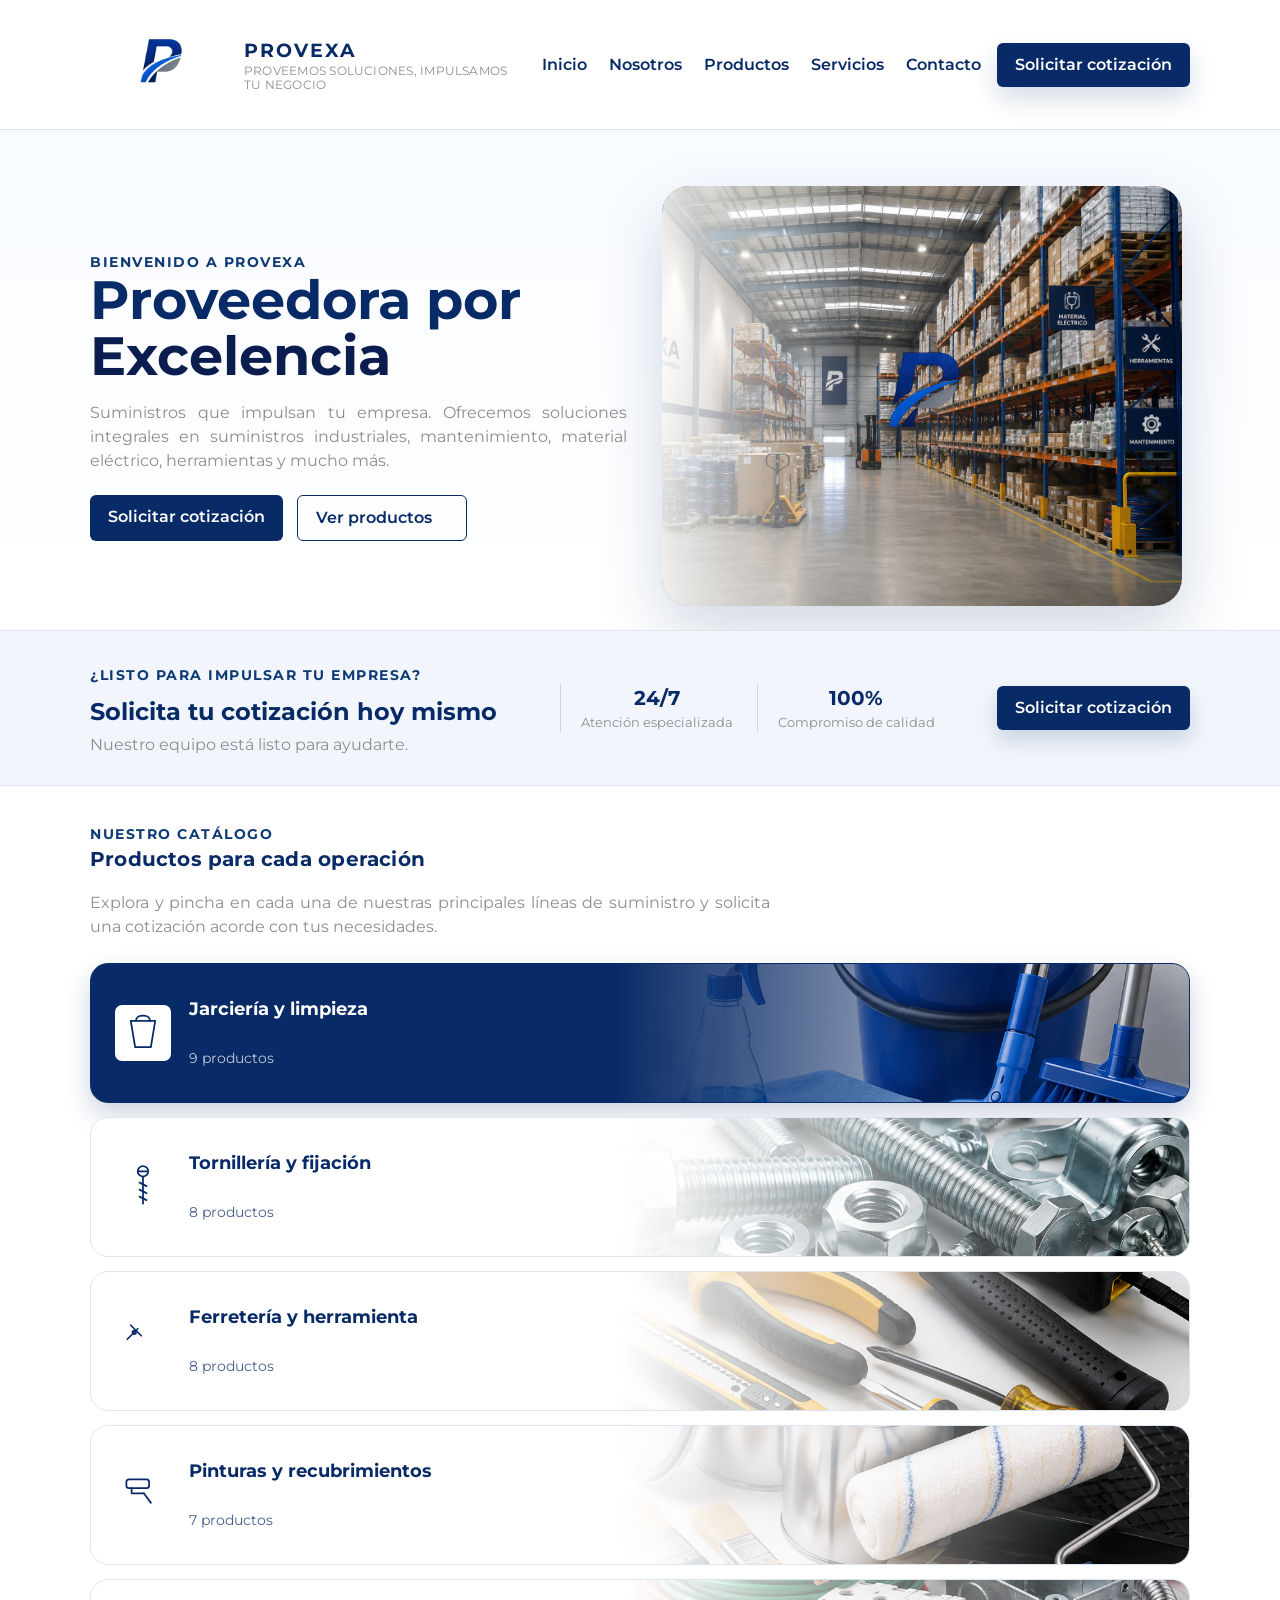
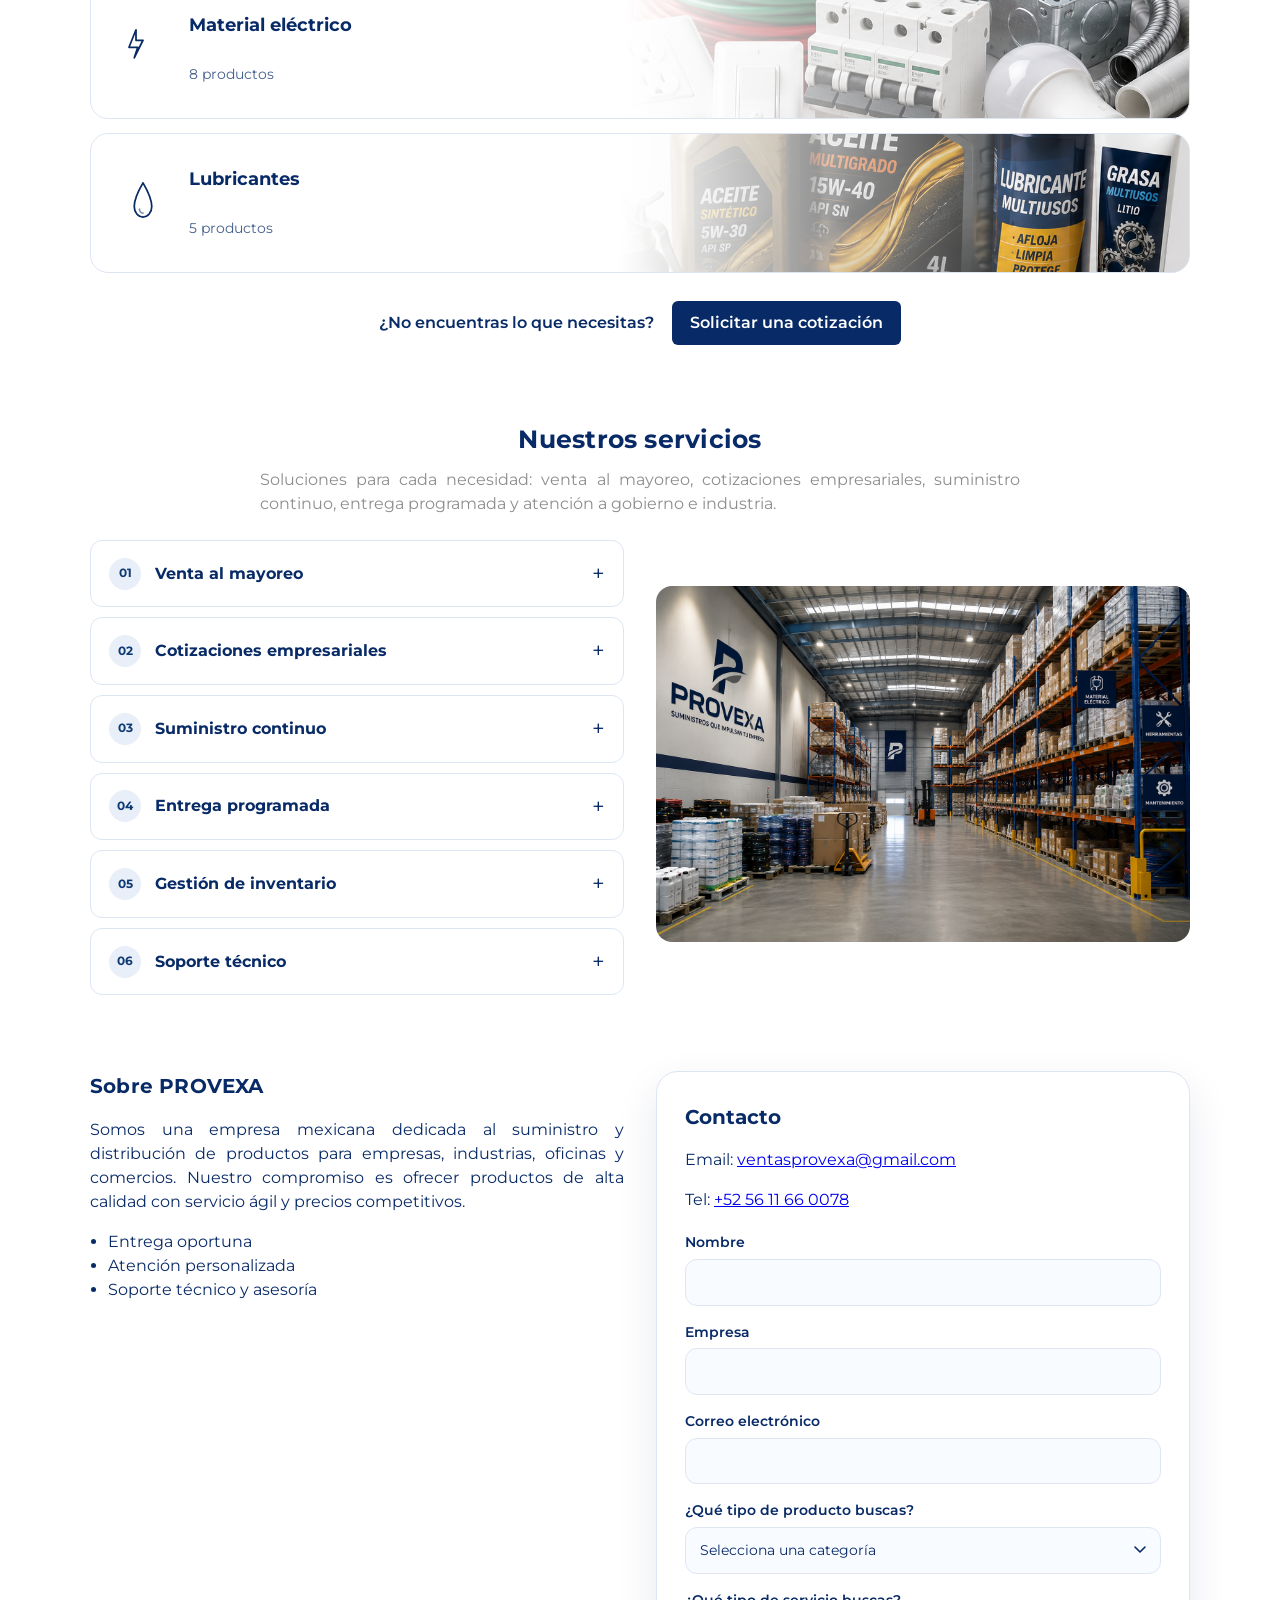
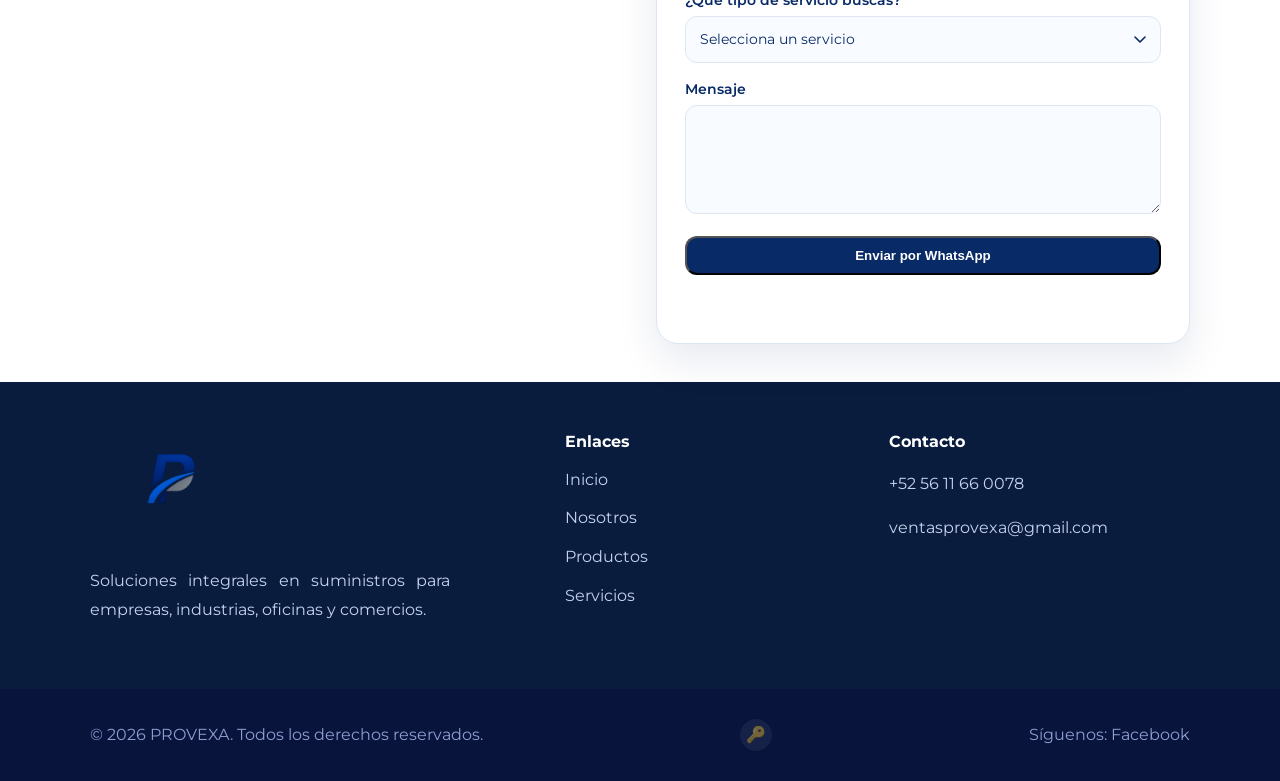
<file: index.html>
<!doctype html>
<html lang="es">
  <head>
    <meta charset="utf-8" />
    <meta name="viewport" content="width=device-width, initial-scale=1" />
    <title>PROVEXA | Suministros industriales y empresariales</title>
    <meta name="description" content="PROVEXA ofrece suministros empresariales e industriales: limpieza, mantenimiento, herramientas, material eléctrico y más." />
    <meta name="robots" content="index, follow" />
    <meta name="theme-color" content="#082A66" />
    <meta property="og:locale" content="es_MX" />
    <meta property="og:type" content="website" />
    <meta property="og:title" content="PROVEXA | Suministros industriales y empresariales" />
    <meta property="og:description" content="Soluciones integrales de suministro para empresas, industria, oficinas y comercios." />
    <meta property="og:image" content="assets/logo.png" />
    <meta name="twitter:card" content="summary" />
    <meta name="twitter:image" content="assets/logo.png" />
    <script type="application/ld+json">
    {
      "@context": "https://schema.org",
      "@type": "LocalBusiness",
      "name": "PROVEXA",
      "image": "assets/logo.png",
      "description": "Suministros empresariales e industriales: limpieza, mantenimiento, herramientas, material eléctrico y más.",
      "telephone": "+525611660078",
      "email": "ventasprovexa@gmail.com",
      "address": {
        "@type": "PostalAddress",
        "streetAddress": "Av. Industrial 123",
        "addressLocality": "CDMX",
        "addressCountry": "MX"
      },
      "sameAs": [
        "https://www.facebook.com/people/Provexa/61591657811435/"
      ]
    }
    </script>
    <link rel="preconnect" href="https://fonts.googleapis.com">
    <link rel="preconnect" href="https://fonts.gstatic.com" crossorigin>
    <link href="https://fonts.googleapis.com/css2?family=Montserrat:wght@400;600;700&display=swap" rel="stylesheet">
    <link rel="icon" type="image/png" href="assets/icono.png">
    <link rel="stylesheet" href="styles/styles.css">
  </head>
  <body>
    <header class="site-header">
      <div class="container header-inner">
        <a class="brand" href="#home">
          <img src="assets/logo.png" alt="PROVEXA logo" class="logo">
          <div class="brand-text">
            <h1>PROVEXA</h1>
            <p class="tag">PROVEEMOS SOLUCIONES, IMPULSAMOS TU NEGOCIO</p>
          </div>
        </a>
        <nav class="nav" id="mainNav">
          <ul>
            <li><a href="#home">Inicio</a></li>
            <li><a href="#about">Nosotros</a></li>
            <li><a href="#catalog">Productos</a></li>
            <li><a href="#services">Servicios</a></li>
            <li><a href="#contact">Contacto</a></li>
          </ul>
        </nav>
        <a class="btn primary header-btn" href="#contact">Solicitar cotización</a>
        <button id="navToggle" class="nav-toggle" type="button" aria-label="Abrir menú" aria-controls="mainNav" aria-expanded="false">☰</button>
      </div>
    </header>

    <main>
      <section id="home" class="hero">
        <div class="container hero-inner">
          <div class="hero-left">
            <p class="eyebrow">BIENVENIDO A PROVEXA</p>
            <h2>Proveedora por <span class="highlight">Excelencia</span></h2>
            <p class="lead">Suministros que impulsan tu empresa. Ofrecemos soluciones integrales en suministros industriales, mantenimiento, material eléctrico, herramientas y mucho más.</p>
            <div class="hero-ctas">
              <a href="#contact" class="btn primary">Solicitar cotización</a>
              <a href="#catalog" class="btn ghost">Ver productos</a>
            </div>
          </div>
          <div class="hero-right">
            <div class="hero-bg">
              <img src="assets/logo.png" alt="PROVEXA logo" class="hero-logo">
            </div>
          </div>
        </div>
      </section>

      <section class="cta-banner">
        <div class="container cta-inner">
          <div>
            <p class="eyebrow">¿LISTO PARA IMPULSAR TU EMPRESA?</p>
            <h3>Solicita tu cotización hoy mismo</h3>
            <p>Nuestro equipo está listo para ayudarte.</p>
          </div>
          <div class="cta-benefits" aria-label="Beneficios de PROVEXA">
            <div class="cta-benefit"><strong>24/7</strong><span>Atención especializada</span></div>
            <div class="cta-benefit"><strong>100%</strong><span>Compromiso de calidad</span></div>
          </div>
          <a href="#contact" class="btn primary">Solicitar cotización</a>
        </div>
      </section>

      <section id="catalog" class="section">
        <div class="container">
          <p class="eyebrow">NUESTRO CATÁLOGO</p>
          <h3 class="section-title">Productos para cada operación</h3>
          <p class="section-sub">Explora y pincha en cada una de nuestras principales líneas de suministro y solicita una cotización acorde con tus necesidades.</p>
          <div class="catalog-tabs" role="group" aria-label="Categorías de productos">
            <button class="catalog-tab is-active" type="button" aria-haspopup="dialog" aria-pressed="true" data-category="limpieza"><img src="assets/icons/jarceria.svg" alt=""><span>Jarciería y limpieza</span><small>9 productos</small></button>
            <button class="catalog-tab" type="button" aria-haspopup="dialog" aria-pressed="false" data-category="fijacion"><img src="assets/icons/tornillo.svg" alt=""><span>Tornillería y fijación</span><small>8 productos</small></button>
            <button class="catalog-tab" type="button" aria-haspopup="dialog" aria-pressed="false" data-category="herramientas"><img src="assets/icons/herramientas.svg" alt=""><span>Ferretería y herramienta</span><small>8 productos</small></button>
            <button class="catalog-tab" type="button" aria-haspopup="dialog" aria-pressed="false" data-category="pinturas"><img src="assets/icons/pintura.svg" alt=""><span>Pinturas y recubrimientos</span><small>7 productos</small></button>
            <button class="catalog-tab" type="button" aria-haspopup="dialog" aria-pressed="false" data-category="electrico"><img src="assets/icons/electrico.svg" alt=""><span>Material eléctrico</span><small>8 productos</small></button>
            <button class="catalog-tab" type="button" aria-haspopup="dialog" aria-pressed="false" data-category="lubricantes"><img src="assets/icons/aceite.svg" alt=""><span>Lubricantes</span><small>5 productos</small></button>
          </div>
          <div class="catalog-panels">
            <div id="limpieza" class="category catalog-panel" hidden>
              <h4><img src="assets/icons/jarceria.svg" class="cat-icon" alt="Jarcería"> Jarciería y limpieza</h4>
              <ul>
                <li>Escobas</li>
                <li>Jaladores</li>
                <li>Trapeadores</li>
                <li>Fibras</li>
                <li>Cubetas</li>
                <li>Recogedores</li>
                <li>Papel industrial</li>
                <li>Productos químicos de limpieza</li>
                <li>Toallas y paños</li>
              </ul>
            </div>

            <div id="fijacion" class="category catalog-panel" hidden>
              <h4>🔩 Tornillería y fijación</h4>
              <ul>
                <li>Tornillos</li>
                <li>Tuercas</li>
                <li>Rondanas</li>
                <li>Pijas</li>
                <li>Anclas</li>
                <li>Taquetes</li>
                <li>Birlos</li>
                <li>Espárragos</li>
              </ul>
            </div>

            <div id="herramientas" class="category catalog-panel" hidden>
              <h4>🛠️ Ferretería y herramienta</h4>
              <ul>
                <li>Herramienta manual</li>
                <li>Herramienta eléctrica</li>
                <li>Dados</li>
                <li>Llaves</li>
                <li>Pinzas</li>
                <li>Martillos</li>
                <li>Brocas</li>
                <li>Discos de corte</li>
              </ul>
            </div>

            <div id="pinturas" class="category catalog-panel" hidden>
              <h4>🎨 Pinturas y recubrimientos</h4>
              <ul>
                <li>Pintura industrial</li>
                <li>Esmaltes</li>
                <li>Primarios</li>
                <li>Solventes</li>
                <li>Aerosoles</li>
                <li>Brochas</li>
                <li>Rodillos</li>
              </ul>
            </div>

            <div id="electrico" class="category catalog-panel" hidden>
              <h4>⚡ Material eléctrico</h4>
              <ul>
                <li>Cable</li>
                <li>Canaleta</li>
                <li>Conduit</li>
                <li>Contactos</li>
                <li>Interruptores</li>
                <li>Tableros</li>
                <li>Luminarias</li>
                <li>Fusibles</li>
              </ul>
            </div>

            <div id="lubricantes" class="category catalog-panel" hidden>
              <h4>🛢️ Lubricantes</h4>
              <ul>
                <li>Aceites industriales</li>
                <li>Grasas</li>
                <li>Aflojatodo</li>
                <li>Limpiadores</li>
                <li>Anticorrosivos</li>
              </ul>
            </div>
          </div>

          <div class="catalog-cta">
            <p>¿No encuentras lo que necesitas?</p>
            <a href="#contact" class="btn primary">Solicitar una cotización</a>
          </div>
        </div>
      </section>

      <section id="services" class="services-features section">
        <div class="container">
          <div class="services-intro">
            <h3 class="section-title">Nuestros servicios</h3>
            <p class="section-sub">Soluciones para cada necesidad: venta al mayoreo, cotizaciones empresariales, suministro continuo, entrega programada y atención a gobierno e industria.</p>
          </div>
          <div class="services-layout">
            <div class="services-grid">
              <details class="service-item">
                <summary><span class="service-number">01</span><span>Venta al mayoreo</span></summary>
                <p>Ofrecemos precios preferenciales para compras por volumen, garantizando productos de calidad, disponibilidad constante y las mejores condiciones comerciales para empresas, industrias y distribuidores.</p>
              </details>
              <details class="service-item">
                <summary><span class="service-number">02</span><span>Cotizaciones empresariales</span></summary>
                <p>Elaboramos cotizaciones personalizadas de acuerdo con las necesidades de cada cliente, considerando productos, cantidades, tiempos de entrega y presupuesto para ofrecer la mejor solución.</p>
              </details>
              <details class="service-item">
                <summary><span class="service-number">03</span><span>Suministro continuo</span></summary>
                <p>Diseñamos programas de abastecimiento para asegurar que tu empresa siempre cuente con los insumos necesarios, evitando retrasos, faltantes y compras de última hora.</p>
              </details>
              <details class="service-item">
                <summary><span class="service-number">04</span><span>Entrega programada</span></summary>
                <p>Realizamos entregas en las fechas acordadas para mantener la continuidad de tu operación, adaptándonos a los requerimientos y calendario de cada cliente.</p>
              </details>
              <details class="service-item">
                <summary><span class="service-number">05</span><span>Gestión de inventario</span></summary>
                <p>Ayudamos a optimizar el control de tus insumos mediante un seguimiento constante del consumo, facilitando la planeación de compras y reduciendo costos operativos.</p>
              </details>
              <details class="service-item">
                <summary><span class="service-number">06</span><span>Soporte técnico</span></summary>
                <p>Nuestro equipo te orienta en la selección de los productos más adecuados para cada aplicación, brindando soluciones eficientes para las necesidades de limpieza, mantenimiento e industria.</p>
              </details>
            </div>
          <div class="about-image">
            <img src="assets/hero.png" alt="PROVEXA almacén">
          </div>
          </div>
        </div>
      </section>

      <section id="about" class="section">
        <div class="container two-col">
          <div>
            <h3 class="section-title">Sobre PROVEXA</h3>
            <p>Somos una empresa mexicana dedicada al suministro y distribución de productos para empresas, industrias, oficinas y comercios. Nuestro compromiso es ofrecer productos de alta calidad con servicio ágil y precios competitivos.</p>
            <ul class="about-list">
              <li>Entrega oportuna</li>
              <li>Atención personalizada</li>
              <li>Soporte técnico y asesoría</li>
            </ul>
          </div>
          <div class="about-contact" id="contact">
            <h4>Contacto</h4>
            <p>Email: <a href="mailto:ventasprovexa@gmail.com">ventasprovexa@gmail.com</a></p>
            <p>Tel: <a href="tel:+525611660078">+52 56 11 66 0078</a></p>
            <form id="contactForm" class="contact-form">
              <label>Nombre
                <input type="text" name="name" autocomplete="name" required>
              </label>
              <label>Empresa
                <input type="text" name="company" autocomplete="organization">
              </label>
              <label>Correo electrónico
                <input type="email" name="email" autocomplete="email" required>
              </label>
              <label>¿Qué tipo de producto buscas?
                <select name="productType" required>
                  <option value="" selected disabled>Selecciona una categoría</option>
                  <option>Jarciería y limpieza</option>
                  <option>Tornillería y fijación</option>
                  <option>Ferretería y herramienta</option>
                  <option>Pinturas y recubrimientos</option>
                  <option>Material eléctrico</option>
                  <option>Lubricantes</option>
                  <option>Otro producto</option>
                </select>
              </label>
              <label id="otherProductField" hidden>¿Qué producto buscas?
                <input type="text" name="otherProduct" disabled placeholder="Escribe el producto que necesitas">
              </label>
              <label>¿Qué tipo de servicio buscas?
                <select name="serviceType" required>
                  <option value="" selected disabled>Selecciona un servicio</option>
                  <option>Venta al mayoreo</option>
                  <option>Cotizaciones empresariales</option>
                  <option>Suministro continuo</option>
                  <option>Entrega programada</option>
                  <option>Gestión de inventario</option>
                  <option>Soporte técnico</option>
                </select>
              </label>
              <label>Mensaje
                <textarea name="message" rows="4" required></textarea>
              </label>
              <button class="btn primary" type="submit">Enviar por WhatsApp</button>
              <p id="formStatus" class="form-status" aria-live="polite"></p>
            </form>
          </div>
        </div>
      </section>
    </main>

    <footer class="site-footer">
      <div class="footer-top">
        <div class="container footer-top-inner">
          <div class="footer-col">
            <img src="assets/logo.png" alt="PROVEXA" class="footer-logo">
            <p class="footer-intro">Soluciones integrales en suministros para empresas, industrias, oficinas y comercios.</p>
          </div>
          <div class="footer-col footer-links">
            <h5>Enlaces</h5>
            <ul>
              <li><a href="#home">Inicio</a></li>
              <li><a href="#about">Nosotros</a></li>
              <li><a href="#catalog">Productos</a></li>
              <li><a href="#services">Servicios</a></li>
            </ul>
          </div>
          <div class="footer-col">
            <h5>Contacto</h5>
            <p><a href="tel:+525611660078">+52 56 11 66 0078</a></p>
            <p><a href="mailto:ventasprovexa@gmail.com">ventasprovexa@gmail.com</a></p>
            
          </div>
        </div>
      </div>
      <div class="footer-bottom">
        <div class="container footer-bottom-inner">
          <p>© 2026 PROVEXA. Todos los derechos reservados.</p>
          <div class="footer-login"><a href="admin-login.html" aria-label="Iniciar sesión">🔑</a></div>
          <div class="socials">Síguenos: <a href="https://www.facebook.com/people/Provexa/61591657811435/">Facebook</a></div>
      </div>
    </footer>

    <div id="catalogModal" class="modal-overlay modal-hidden" role="dialog" aria-modal="true" aria-labelledby="catalogModalTitle">
      <div class="modal">
        <button type="button" class="modal-close" aria-label="Cerrar" data-close>&times;</button>
        <h4 id="catalogModalTitle" class="modal-title"></h4>
        <ul class="modal-list"></ul>
      </div>
    </div>

    <script src="scripts/main.js"></script>
  </body>
</html>
</file>
<file: styles/styles.css>
:root{
  --navy: #082A66;
  --silver: #8D8D8D;
  --white: #FFFFFF;
  --max-width: 1100px;
  --radius: 8px;
}
*{box-sizing:border-box}
body{font-family:Montserrat,system-ui,-apple-system,"Segoe UI",Roboto,Arial;line-height:1.5;color:var(--navy);background:var(--white);margin:0;overflow-x:hidden}
.container{width:90%;max-width:var(--max-width);margin:0 auto}
:focus-visible{outline:3px solid #0f3b75;outline-offset:3px}

@keyframes fadeUp {
  from { opacity: 0; transform: translateY(24px); }
  to { opacity: 1; transform: translateY(0); }
}

@keyframes floatSoft {
  0%, 100% { transform: translateY(0px); }
  50% { transform: translateY(-8px); }
}

@keyframes modalIn {
  from { opacity: 0; transform: scale(0.94) translateY(10px); }
  to { opacity: 1; transform: scale(1) translateY(0); }
}

@keyframes overlayIn {
  from { opacity: 0; }
  to { opacity: 1; }
}

.page-ready .site-header,
.page-ready .hero-left,
.page-ready .hero-right,
.page-ready .cta-banner,
.page-ready .section,
.page-ready .service-item,
.page-ready .catalog-tab,
.page-ready .cta-benefit {
  animation: fadeUp 0.8s ease both;
}

.page-ready .site-header { animation-delay: 0.05s; }
.page-ready .hero-left { animation-delay: 0.12s; }
.page-ready .hero-right { animation-delay: 0.2s; }
.page-ready .cta-banner { animation-delay: 0.25s; }
.page-ready .section { animation-delay: 0.3s; }
.page-ready .service-item { animation-delay: 0.4s; }
.page-ready .catalog-tab { animation-delay: 0.42s; }
.page-ready .cta-benefit { animation-delay: 0.45s; }

.page-ready .hero-bg {
  animation: floatSoft 5.5s ease-in-out 0.6s infinite;
}

/* Header */
.site-header{border-bottom:1px solid rgba(8,42,102,0.12);background:rgba(255,255,255,0.96);backdrop-filter:blur(10px);position:sticky;top:0;z-index:40}
.header-inner{display:flex;align-items:center;justify-content:space-between;padding:18px 0;gap:16px}

.modal-overlay{position:fixed;inset:0;display:flex;align-items:center;justify-content:center;background:rgba(4,24,62,0.65);backdrop-filter:blur(10px);padding:20px;z-index:10001;animation:overlayIn .2s ease both}
.modal-hidden{display:none}
.modal{width:min(90vw, 760px);max-width:760px;max-height:calc(100vh - 80px);overflow:auto;background:#ffffff;border-radius:24px;box-shadow:0 32px 80px rgba(8,42,102,.28);padding:32px 30px;position:relative;margin:auto;z-index:10002;animation:modalIn .28s cubic-bezier(.2,.8,.2,1) both}
.modal-close{position:absolute;top:16px;right:16px;width:38px;height:38px;border:none;border-radius:14px;background:rgba(8,42,102,.1);color:var(--navy);font-size:1.2rem;cursor:pointer;display:flex;align-items:center;justify-content:center;transition:background .2s,transform .2s}
.modal-close:hover{background:rgba(8,42,102,.16);transform:rotate(90deg)}
.modal-title{margin:0 0 20px;font-size:1.5rem;color:var(--navy);letter-spacing:0.01em;padding-right:36px}
.modal-list{list-style:none;padding:0;margin:0;display:grid;gap:12px;grid-template-columns:repeat(auto-fit,minmax(220px,1fr))}
.modal-list li{padding:16px 18px;border:1px solid #e6edf7;border-radius:16px;background:#f8fbff;color:var(--navy);font-weight:600;transition:background .2s,border-color .2s,transform .2s}
.modal-list li:hover{background:#eef4ff;border-color:#d2e0fb;transform:translateY(-2px)}
@media (max-width: 720px){
  .modal{width:min(95vw, 520px);padding:22px 18px}
  .modal-list{grid-template-columns:1fr}
}
.brand{display:flex;align-items:center;gap:14px;text-decoration:none;color:inherit}
.logo{width:140px;height:auto}
.brand-text h1{margin:0;font-size:1.2rem;letter-spacing:2px}
.tag{margin:0;color:var(--silver);font-size:0.72rem;letter-spacing:0.02em;line-height:1.2}

.nav ul{display:flex;gap:22px;list-style:none;margin:0;padding:0}
.nav a{text-decoration:none;color:var(--navy);font-weight:600;transition:color .2s}
.nav a:hover{color:#0a1b4a}
.nav-toggle{display:none;background:none;border:0;font-size:20px}

.header-btn{padding:12px 22px;border-radius:12px;box-shadow:0 12px 25px rgba(8,42,102,0.16);white-space:nowrap;flex-shrink:0}

/* Hero */
.hero{padding:56px 0 24px 0;background:linear-gradient(180deg, #f8fbff 0%, #ffffff 100%)}
.hero-inner{display:flex;gap:26px;align-items:center;position:relative}
.hero-left{flex:1;}
.hero-right{flex:1;display:flex;justify-content:center}
.hero-bg{width:min(520px,100%);max-width:520px;height:min(420px,420px);border-radius:28px;overflow:hidden;position:relative;box-shadow:0 26px 64px rgba(8,42,102,0.18);display:flex;align-items:center;justify-content:center}
.hero-bg::before{content:'';position:absolute;inset:0;background:linear-gradient(90deg,rgba(255,255,255,0.88) 0%,rgba(255,255,255,0.12) 40%,transparent 100%);z-index:1}
.hero-bg{background-image:url('../assets/hero.png');background-size:cover;background-position:right center}
.hero-logo{width:240px;opacity:0.95;position:relative;z-index:2}
.hero h2{font-size:3.4rem;margin:0 0 18px;color:var(--navy);line-height:1.02}
.lead{color:var(--silver);margin-bottom:22px;max-width:580px}
.hero-ctas{display:flex;gap:14px;flex-wrap:wrap}
.hero-ctas .btn{min-width:170px}
.btn{display:inline-block;padding:10px 18px;border-radius:6px;text-decoration:none;font-weight:600}
.btn.primary{background:var(--navy);color:var(--white)}
.btn.ghost{background:transparent;border:1px solid var(--navy);color:var(--navy)}

/* Sections */
.section{padding:38px 0}
.section.light{background:#fbfdff}
[id]{scroll-margin-top:100px}
.section-title{margin:0 0 10px;font-size:1.28rem;letter-spacing:0.01em}
.section-sub{color:var(--silver);margin-bottom:18px;max-width:680px}

.lead,
.section-sub,
.two-col p,
.service-item p,
.footer-intro,
.cta-inner p,
.catalog-cta p{
  text-align:justify;
  -webkit-hyphens:auto;
  hyphens:auto;
}
.eyebrow{margin:0;font-size:0.85rem;letter-spacing:1.5px;text-transform:uppercase;color:#0f3b75;font-weight:700}

.service-icon{width:44px;height:44px;display:inline-flex;align-items:center;justify-content:center;border-radius:14px;background:#e9eff8;color:var(--navy);font-size:1.25rem}

 .icon-action{margin-top:20px;text-align:center}
 .text-link{display:inline-flex;align-items:center;gap:8px;color:var(--navy);font-weight:700;text-decoration:none;border-bottom:2px solid transparent;transition:color .2s,border-bottom .2s}
 .text-link:hover{color:#0b1c4f;border-bottom-color:var(--navy)}
 
 .cta-banner .eyebrow{font-size:0.85rem;letter-spacing:1.5px;text-transform:uppercase;color:#0f3b75;margin-bottom:12px;font-weight:700}
 .highlight{color:#0b1c4f}
 
 .services-intro{text-align:center}
 .services-intro .section-title{font-size:1.55rem}
 .services-intro .section-sub{max-width:760px;margin:0 auto}
 .services-layout{display:grid;grid-template-columns:1fr 1fr;gap:32px;align-items:center;margin-top:24px}
 .services-features .services-grid{display:flex;flex-direction:column;gap:10px}
 .service-item{border:1px solid #dce5f1;border-radius:12px;background:#fff;overflow:hidden;transition:box-shadow .2s,border-color .2s}
 .service-item[open]{border-color:#b7cae6;box-shadow:0 10px 24px rgba(8,42,102,.09)}
 .service-item summary{display:flex;align-items:center;gap:14px;padding:16px 18px;color:var(--navy);font-weight:700;cursor:pointer;list-style:none}
 .service-item summary::-webkit-details-marker{display:none}
 .service-item summary::after{content:'+';margin-left:auto;font-size:1.4rem;font-weight:400;transition:transform .2s}
 .service-item[open] summary::after{transform:rotate(45deg)}
 .service-number{display:inline-flex;align-items:center;justify-content:center;width:32px;height:32px;border-radius:50%;background:#e9eff8;color:#0f3b75;font-size:.78rem}
 .service-item p{margin:0;padding:0 18px 18px 64px;color:var(--silver);line-height:1.6}
.cta-banner{margin:0;background:#f2f6fc;border-top:1px solid #dce5f1;border-bottom:1px solid #dce5f1}
.cta-inner{display:flex;flex-wrap:wrap;align-items:center;justify-content:space-between;gap:28px;padding:28px 0}
.cta-inner h3{margin:0;color:var(--navy);font-size:1.5rem;line-height:1.2}
.cta-inner p{margin:6px 0 0;color:var(--silver);max-width:420px}
.cta-benefits{display:flex;align-items:center;gap:24px}
.cta-benefit{display:flex;flex-direction:column;align-items:center;text-align:center;padding-left:20px;border-left:1px solid #cbd8e8}
.cta-benefit strong{color:var(--navy);font-size:1.25rem}
.cta-benefit span{color:var(--silver);font-size:.8rem;white-space:nowrap}
.cta-banner .btn.primary{box-shadow:0 10px 22px rgba(8,42,102,.18)}

.footer-top{background:#0a1c3d;color:#c5d2ef;padding:48px 0}
.footer-top-inner{display:grid;grid-template-columns:1.5fr 1fr 1fr;gap:24px}
.footer-col h5{margin:0 0 12px;font-size:1rem;color:#fff}
.footer-col p, .footer-col a{color:#c5d2ef;text-decoration:none;line-height:1.8}
.footer-logo{width:160px;margin-bottom:8px}
.footer-intro{max-width:360px;color:#bfc7d9}
.footer-links ul{list-style:none;padding:0;margin:0}
.footer-links li{margin-bottom:10px}

.footer-bottom{background:#08143c;color:#8e9ecf;padding:18px 0}
.footer-bottom-inner{display:flex;justify-content:space-between;align-items:center;gap:16px;flex-wrap:wrap}
.footer-bottom-inner a{color:#8e9ecf;text-decoration:none}
.footer-login a{color:rgba(255,255,255,0.55);font-weight:400;text-decoration:none;font-size:1rem;opacity:0.75;display:inline-flex;align-items:center;justify-content:center;width:32px;height:32px;border-radius:50%;background:rgba(255,255,255,0.08);}
.footer-login a:hover{opacity:1;color:rgba(255,255,255,0.9);background:rgba(255,255,255,0.14)}

.about-image img{width:100%;border-radius:16px;}

.two-col{display:grid;grid-template-columns:1fr 1fr;gap:32px;align-items:start}
.two-col > div:first-child{max-width:none}
.about-list{padding-left:18px}

/* Catalog */
.catalog-tabs{display:flex;flex-direction:column;gap:14px;margin-top:24px}
.catalog-tab{
  --tab-photo:linear-gradient(135deg,var(--navy),var(--silver));
  position:relative;
  min-height:140px;
  padding:20px 24px;
  border:1px solid #dce5f1;
  border-radius:18px;
  overflow:hidden;
  display:grid;
  grid-template-columns:auto 1fr;
  column-gap:18px;
  align-items:center;
  background-color:#fff;
  background-image:linear-gradient(90deg,#fff 0%,#fff 48%,rgba(255,255,255,0) 92%),var(--tab-photo);
  background-size:cover,cover;
  background-position:left center,right center;
  background-repeat:no-repeat,no-repeat;
  color:var(--navy);
  font:inherit;
  text-align:left;
  cursor:pointer;
  transition:background-color .2s,color .2s,transform .2s,box-shadow .2s;
}
.catalog-tab:hover{transform:translateY(-2px);box-shadow:0 10px 24px rgba(8,42,102,.1)}
.catalog-tab.is-active{
  border-color:var(--navy);
  color:#fff;
  background-image:linear-gradient(90deg,var(--navy) 0%,var(--navy) 48%,rgba(8,42,102,0) 92%),var(--tab-photo);
  box-shadow:0 12px 26px rgba(8,42,102,.2);
}
.catalog-tab[data-category="limpieza"]{--tab-photo:url('../assets/catalog/limpieza.png')}
.catalog-tab[data-category="fijacion"]{--tab-photo:url('../assets/catalog/fijacion.png')}
.catalog-tab[data-category="herramientas"]{--tab-photo:url('../assets/catalog/herramientas.png')}
.catalog-tab[data-category="pinturas"]{--tab-photo:url('../assets/catalog/pinturas.png')}
.catalog-tab[data-category="electrico"]{--tab-photo:url('../assets/catalog/electrico.png')}
.catalog-tab[data-category="lubricantes"]{--tab-photo:url('../assets/catalog/lubricantes.png')}
.catalog-tab img{grid-column:1;grid-row:1 / 3;width:56px;height:56px}
.catalog-tab span{grid-column:2;grid-row:1;font-weight:700;font-size:1.15rem;line-height:1.25;position:relative;z-index:1}
.catalog-tab small{grid-column:2;grid-row:2;opacity:.75;font-size:.85rem;position:relative;z-index:1}
.catalog-panels{display:none}
.catalog-panel{display:none}
.catalog-panel h4{margin:0 0 18px;font-size:1.25rem;color:var(--navy)}

.catalog-panel ul{display:grid;grid-template-columns:repeat(3,1fr);gap:10px 28px;margin:0;padding:0;list-style:none}
.catalog-panel li{position:relative;margin:0;padding-left:18px;color:var(--navy);font-weight:600}
.catalog-panel li::before{content:'✓';position:absolute;left:0;color:#0f3b75}
.catalog-cta{display:flex;align-items:center;justify-content:center;gap:18px;flex-wrap:wrap;margin-top:28px;text-align:center}
.catalog-cta p{margin:0;font-weight:600}
.cat-icon{width:32px;height:32px;vertical-align:middle;margin-right:10px;display:inline-block}
.no-scroll{overflow:hidden}

.about-contact{background:#fff;border:1px solid #dce5f1;border-radius:22px;padding:30px 28px;box-shadow:0 16px 40px rgba(8,42,102,.1)}
.about-contact h4{margin:0 0 14px;font-size:1.25rem;color:var(--navy)}

.contact-form{display:flex;flex-direction:column;gap:16px;margin-top:20px}
.contact-form label{display:flex;flex-direction:column;gap:6px;font-size:.86rem;font-weight:600;color:var(--navy)}
.contact-form label[hidden]{display:none}
.contact-form input,.contact-form select,.contact-form textarea{
  padding:12px 14px;
  border:1.5px solid #dfe6f2;
  border-radius:12px;
  font:inherit;
  font-weight:400;
  color:var(--navy);
  background:#f8fbff;
  transition:border-color .2s,box-shadow .2s,background-color .2s;
}
.contact-form input:hover,.contact-form select:hover,.contact-form textarea:hover{border-color:#c3d3ec}
.contact-form input:focus,.contact-form select:focus,.contact-form textarea:focus{
  outline:none;
  border-color:var(--navy);
  background:#fff;
  box-shadow:0 0 0 4px rgba(8,42,102,.1);
}
.contact-form select{
  appearance:none;
  -webkit-appearance:none;
  background-image:url("data:image/svg+xml,%3Csvg xmlns='http://www.w3.org/2000/svg' width='12' height='8' viewBox='0 0 12 8'%3E%3Cpath d='M1 1l5 5 5-5' stroke='%23082A66' stroke-width='1.6' fill='none' stroke-linecap='round' stroke-linejoin='round'/%3E%3C/svg%3E");
  background-repeat:no-repeat;
  background-position:right 14px center;
  padding-right:36px;
}
.contact-form textarea{resize:vertical;min-height:100px}
.contact-form .btn{margin-top:6px;border-radius:12px}
.form-status{min-height:1.5em;margin:0;color:var(--navy);font-size:.9rem}

/* Responsive */
@media (max-width:960px){
  .header-inner{position:relative;padding:12px 0}
  .logo{width:58px}
  .brand{gap:8px}
  .brand-text h1{font-size:1rem}
  .brand-text .tag{display:none}
  .nav ul{display:none}
  .nav.open ul{display:flex;flex-direction:column;background:#fff;position:absolute;left:0;right:0;top:calc(100% + 12px);padding:16px;border-radius:0 0 14px 14px;box-shadow:0 10px 24px rgba(8,42,102,0.14);border-top:1px solid rgba(8,42,102,0.08)}
  .nav.open li{margin-bottom:10px}
  .nav.open li:last-child{margin-bottom:0}
  .header-btn{display:none}
  .nav-toggle{display:block;width:46px;height:46px;border:1px solid rgba(8,42,102,0.12);border-radius:12px;background:rgba(255,255,255,0.96);color:var(--navy);font-size:1.2rem}
}
@media (max-width:900px){
  .hero-inner{flex-direction:column}
  .two-col{grid-template-columns:1fr}
  .services-layout{grid-template-columns:1fr}
}
@media (max-width:700px){
  .container{width:min(92%,560px)}
  .hero{padding:34px 0 28px}
  .hero-inner{gap:18px}
  .hero h2{font-size:clamp(2.1rem,10vw,2.8rem);margin-bottom:14px}
  .lead{font-size:.98rem;margin-bottom:20px}
  .hero-ctas{gap:10px}
  .hero-ctas .btn{min-width:0;flex:1;text-align:center}
  .hero-right{display:none}
  .hero-bg{height:240px;border-radius:20px}
  .hero-logo{width:160px}
  .section{padding:32px 0}
  .section-title{font-size:1.35rem}
  .section-sub{font-size:.96rem}
  .catalog-tab{min-height:120px;padding:16px 18px;column-gap:14px}
  .catalog-tab img{width:46px;height:46px}
  .catalog-tab span{font-size:1.02rem}
  .catalog-panel{padding:20px}
  .catalog-panel ul{grid-template-columns:1fr;gap:9px}
  .catalog-panel h4{font-size:1.12rem}
  .services-intro .section-title{font-size:1.4rem}
  .services-layout{gap:22px}
  .service-item summary{padding:15px 14px;gap:11px;font-size:.95rem}
  .service-item p{padding:0 14px 16px 57px;font-size:.93rem}
  .about-image img{border-radius:14px}
  .cta-inner{padding:24px 0;gap:20px}
  .cta-inner h3{font-size:1.35rem}
  .cta-benefits{width:100%;justify-content:flex-start;gap:14px}
  .cta-benefit{padding-left:14px}
  .cta-benefit span{white-space:normal}
  .cta-inner .btn{width:100%;text-align:center;padding:13px 18px}
  .two-col{gap:24px}
  .about-contact{padding:24px 20px}
  .contact-form{gap:14px}
  .footer-top{padding:36px 0}
  .footer-top-inner{grid-template-columns:1fr;gap:28px}
  .footer-bottom-inner{align-items:flex-start;flex-direction:column;gap:8px}
  .footer-bottom-inner p,.socials{margin:0;font-size:.88rem}
}
@media (max-width:560px){
  .catalog-tab{min-height:96px;padding:14px 16px}
  .services-layout{grid-template-columns:1fr}
  .about-contact{order:2}
  .about-image{order:1}
  .about-image img{max-width:100%;height:auto}
  .cta-inner{flex-direction:column;align-items:flex-start}
  .cta-benefits{gap:12px}
}
@media (max-width:380px){
  .hero-ctas{flex-direction:column}
  .catalog-tab span{font-size:.82rem}
  .cta-benefits{flex-direction:column;align-items:flex-start}
  .cta-benefit{border-left:0;padding-left:0}
}

/* Utilities */
.container{padding-left:0;padding-right:0}
</file>
